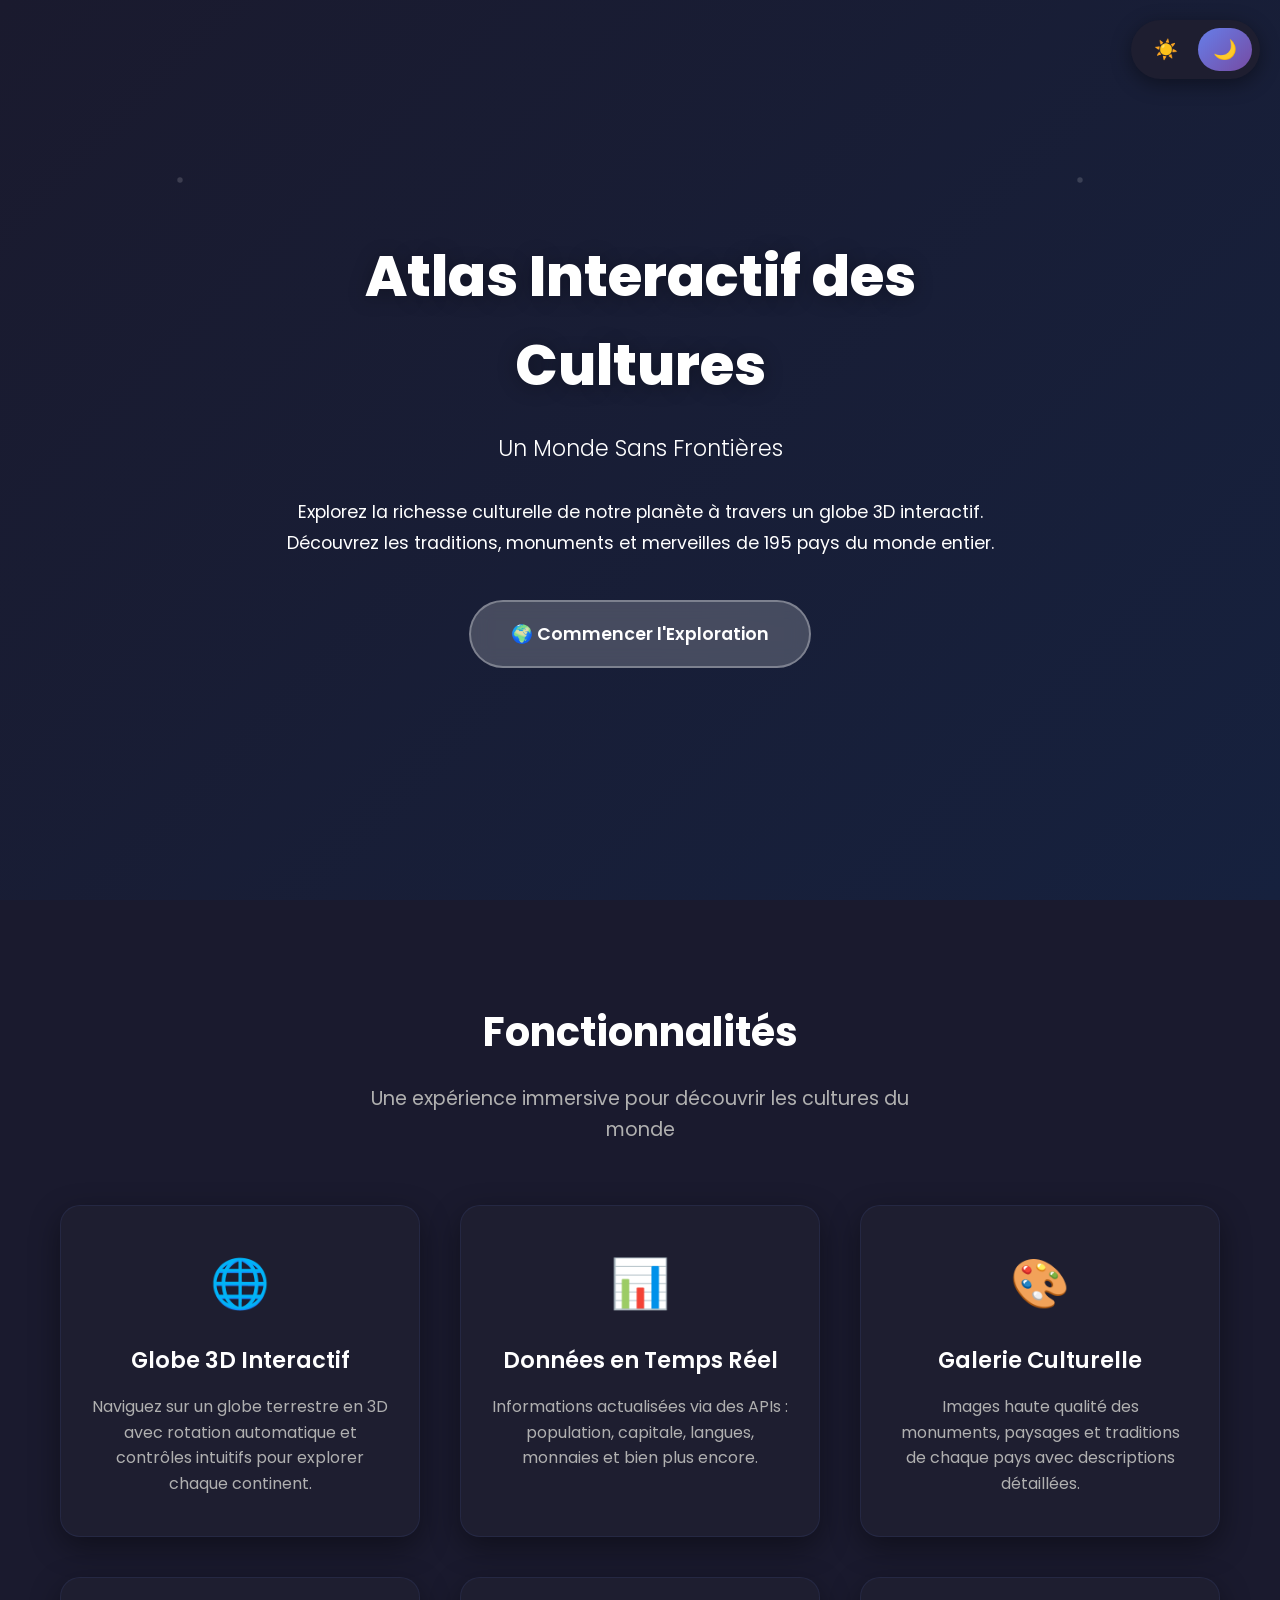
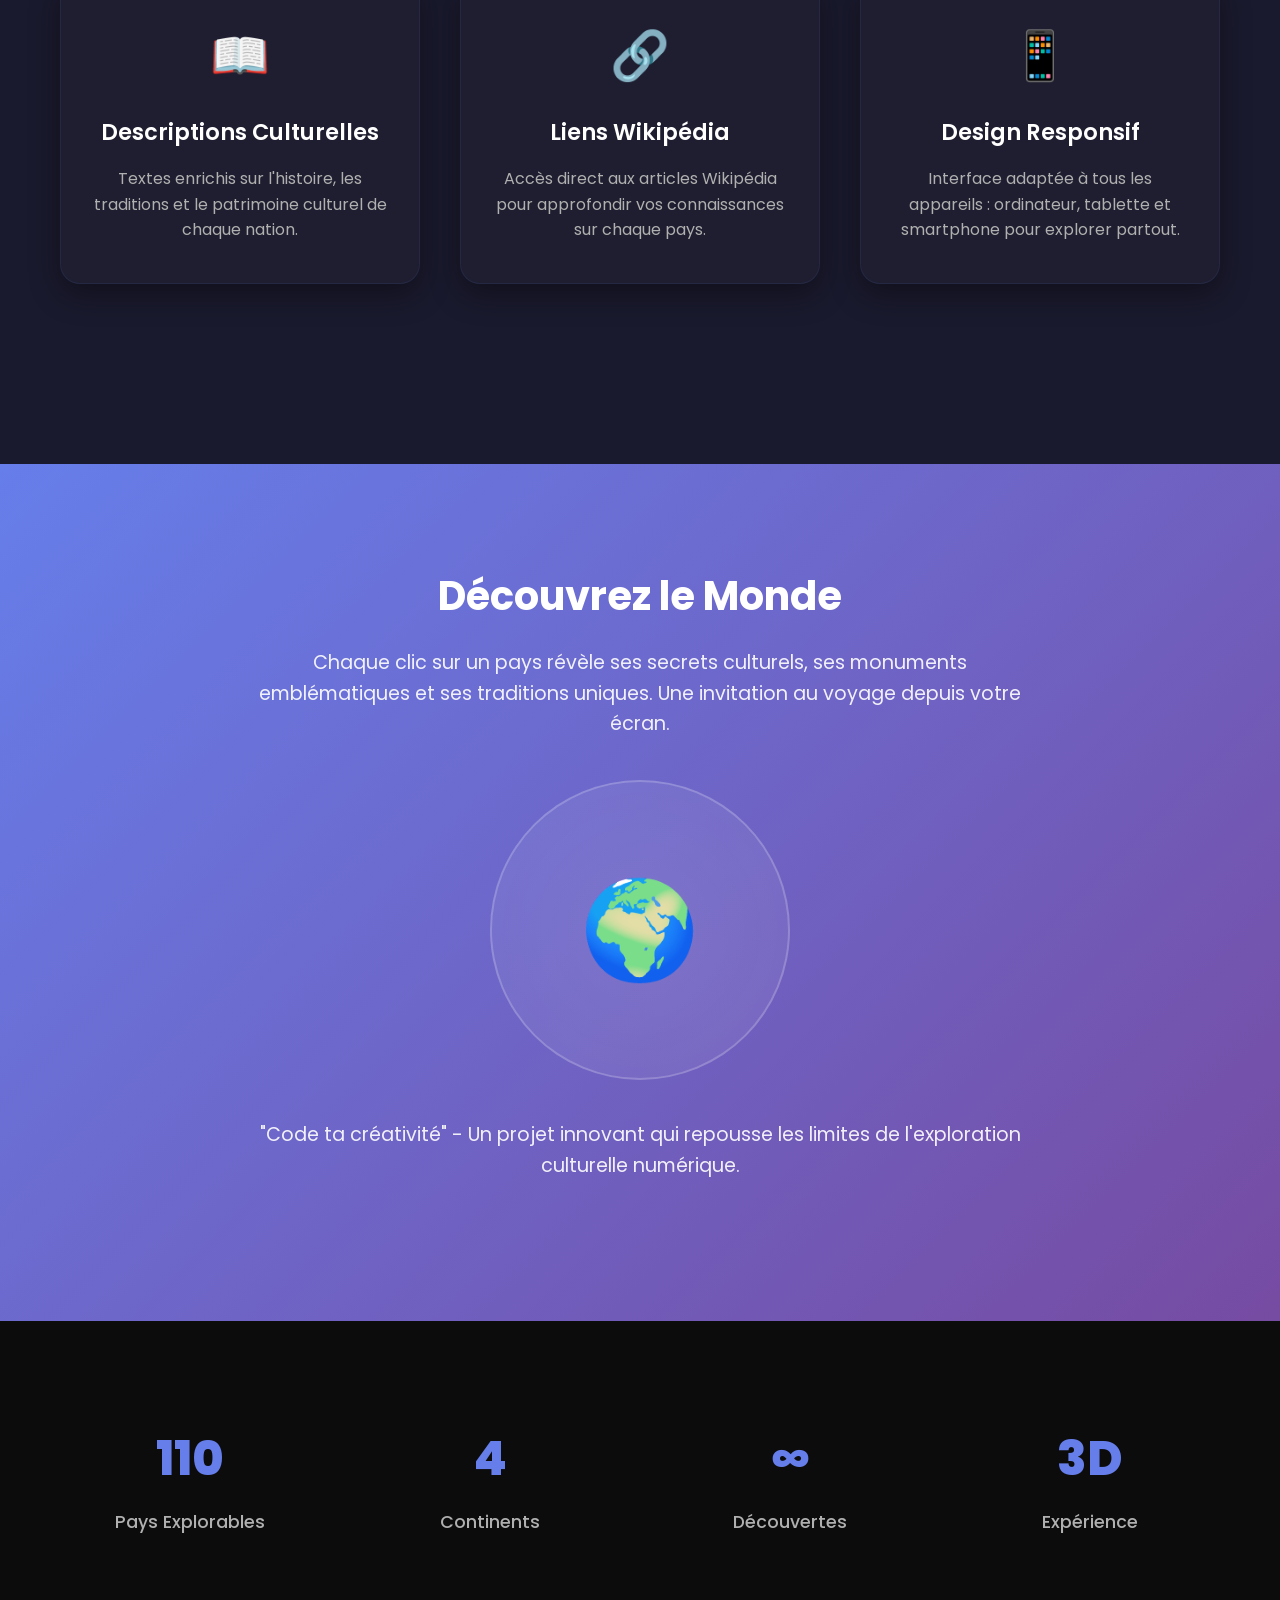
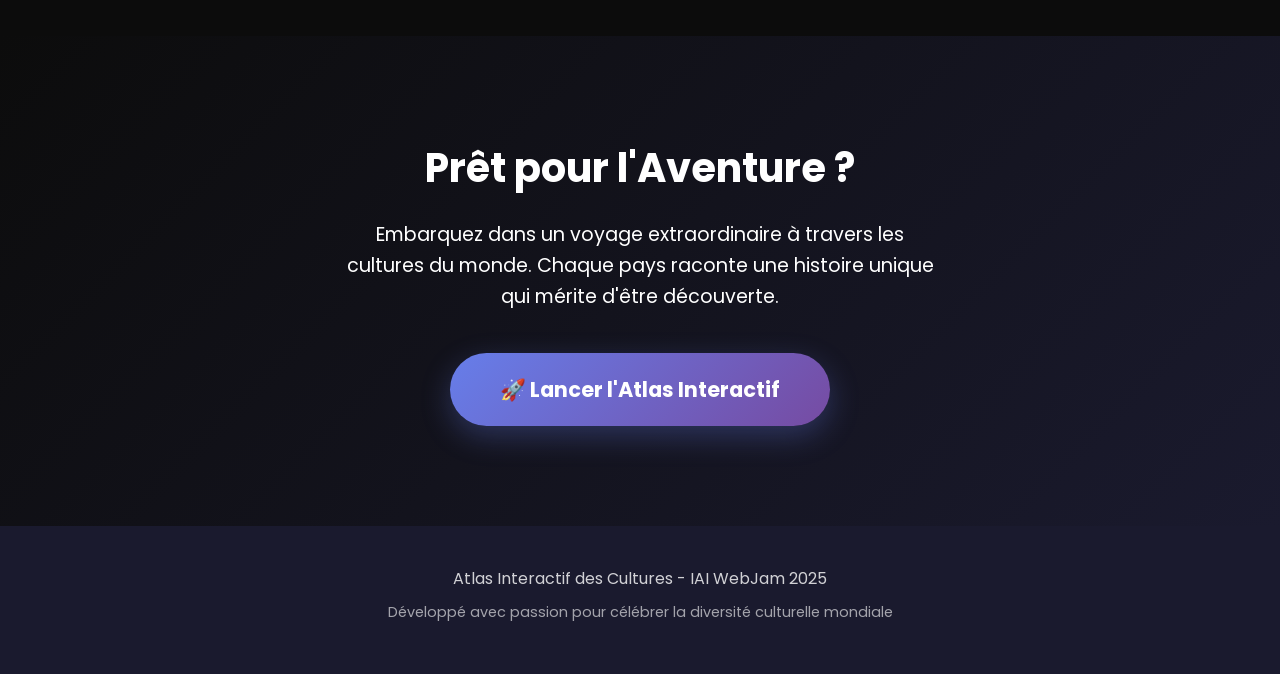
<file: index.html>
<!DOCTYPE html>
<html lang="fr" data-theme="dark">
<head>
  <meta charset="UTF-8">
  <meta name="viewport" content="width=device-width, initial-scale=1.0">
  <title>Atlas Interactif des Cultures - Un Monde Sans Frontières</title>
  <link rel="preconnect" href="https://fonts.googleapis.com">
  <link rel="preconnect" href="https://fonts.gstatic.com" crossorigin>
  <link href="https://fonts.googleapis.com/css2?family=Poppins:wght@300;400;500;600;700;800&display=swap" rel="stylesheet">
  <link rel="stylesheet" href="acceuil.css">
  
</head>
<body>
  <!-- Theme Switcher -->
  <div class="theme-switcher">
    <button id="lightTheme" title="Mode clair">☀️</button>
    <button id="darkTheme" class="active" title="Mode sombre">🌙</button>
  </div>

  <section class="hero">
    <div class="hero-content">
      <h1>Atlas Interactif des Cultures</h1>
      <div class="subtitle">Un Monde Sans Frontières</div>
      <div class="description">
        Explorez la richesse culturelle de notre planète à travers un globe 3D interactif. 
        Découvrez les traditions, monuments et merveilles de 195 pays du monde entier.
      </div>
      <a href="atlas.html" class="cta-button">
        🌍 Commencer l'Exploration
      </a>
    </div>
  </section>

  <section class="features">
    <div class="container">
      <h2 class="section-title animate-on-scroll">Fonctionnalités</h2>
      <p class="section-subtitle animate-on-scroll">
        Une expérience immersive pour découvrir les cultures du monde
      </p>
      
      <div class="features-grid">
        <div class="feature-card animate-on-scroll">
          <span class="feature-icon">🌐</span>
          <h3>Globe 3D Interactif</h3>
          <p>Naviguez sur un globe terrestre en 3D avec rotation automatique et contrôles intuitifs pour explorer chaque continent.</p>
        </div>
        
        <div class="feature-card animate-on-scroll">
          <span class="feature-icon">📊</span>
          <h3>Données en Temps Réel</h3>
          <p>Informations actualisées via des APIs : population, capitale, langues, monnaies et bien plus encore.</p>
        </div>
        
        <div class="feature-card animate-on-scroll">
          <span class="feature-icon">🎨</span>
          <h3>Galerie Culturelle</h3>
          <p>Images haute qualité des monuments, paysages et traditions de chaque pays avec descriptions détaillées.</p>
        </div>
        
        <div class="feature-card animate-on-scroll">
          <span class="feature-icon">📖</span>
          <h3>Descriptions Culturelles</h3>
          <p>Textes enrichis sur l'histoire, les traditions et le patrimoine culturel de chaque nation.</p>
        </div>
        
        <div class="feature-card animate-on-scroll">
          <span class="feature-icon">🔗</span>
          <h3>Liens Wikipédia</h3>
          <p>Accès direct aux articles Wikipédia pour approfondir vos connaissances sur chaque pays.</p>
        </div>
        
        <div class="feature-card animate-on-scroll">
          <span class="feature-icon">📱</span>
          <h3>Design Responsif</h3>
          <p>Interface adaptée à tous les appareils : ordinateur, tablette et smartphone pour explorer partout.</p>
        </div>
      </div>
    </div>
  </section>

  <section class="preview">
    <div class="container">
      <div class="preview-content animate-on-scroll">
        <h2>Découvrez le Monde</h2>
        <p>
          Chaque clic sur un pays révèle ses secrets culturels, ses monuments emblématiques 
          et ses traditions uniques. Une invitation au voyage depuis votre écran.
        </p>
        <div class="globe-demo">🌍</div>
        <p>
          "Code ta créativité" - Un projet innovant qui repousse les limites 
          de l'exploration culturelle numérique.
        </p>
      </div>
    </div>
  </section>

  <section class="stats">
    <div class="container">
      <div class="stats-grid animate-on-scroll">
        <div class="stat-item">
          <span class="stat-number">195</span>
          <div class="stat-label">Pays Explorables</div>
        </div>
        <div class="stat-item">
          <span class="stat-number">7</span>
          <div class="stat-label">Continents</div>
        </div>
        <div class="stat-item">
          <span class="stat-number">∞</span>
          <div class="stat-label">Découvertes</div>
        </div>
        <div class="stat-item">
          <span class="stat-number">3D</span>
          <div class="stat-label">Expérience</div>
        </div>
      </div>
    </div>
  </section>

  <!-- Final CTA -->
  <section class="final-cta">
    <div class="container">
      <h2 class="animate-on-scroll">Prêt pour l'Aventure ?</h2>
      <p class="animate-on-scroll">
        Embarquez dans un voyage extraordinaire à travers les cultures du monde. 
        Chaque pays raconte une histoire unique qui mérite d'être découverte.
      </p>
      <a href="atlas.html" class="cta-button-large animate-on-scroll">
        🚀 Lancer l'Atlas Interactif
      </a>
    </div>
  </section>

  <footer class="footer">
    <div class="container">
      <p>Atlas Interactif des Cultures - IAI WebJam 2025</p>
      <p class="credits">Développé avec passion pour célébrer la diversité culturelle mondiale</p>
    </div>
  </footer>

  <script>
    const html = document.documentElement;
    const lightBtn = document.getElementById('lightTheme');
    const darkBtn = document.getElementById('darkTheme');

    const savedTheme = window.localStorage.getItem('theme') || 'dark';
    html.setAttribute('data-theme', savedTheme);
    updateThemeButtons(savedTheme);

    lightBtn.addEventListener('click', () => {
      html.setAttribute('data-theme', 'light');
      window.localStorage.setItem('theme', 'light');
      updateThemeButtons('light');
    });

    darkBtn.addEventListener('click', () => {
      html.setAttribute('data-theme', 'dark');
      window.localStorage.setItem('theme', 'dark');
      updateThemeButtons('dark');
    });

    function updateThemeButtons(theme) {
      if (theme === 'light') {
        lightBtn.classList.add('active');
        darkBtn.classList.remove('active');
      } else {
        darkBtn.classList.add('active');
        lightBtn.classList.remove('active');
      }
    }

    const observerOptions = {
      threshold: 0.1,
      rootMargin: '0px 0px -50px 0px'
    };

    const observer = new IntersectionObserver((entries) => {
      entries.forEach(entry => {
        if (entry.isIntersecting) {
          entry.target.classList.add('visible');
        }
      });
    }, observerOptions);

    document.querySelectorAll('.animate-on-scroll').forEach(el => {
      observer.observe(el);
    });

    window.addEventListener('scroll', () => {
      const scrolled = window.pageYOffset;
      const parallax = document.querySelector('.hero');
      if (parallax) {
        const speed = scrolled * 0.5;
        parallax.style.transform = `translateY(${speed}px)`;
      }
    });

    const animateStats = () => {
      const stats = document.querySelectorAll('.stat-number');
      stats.forEach(stat => {
        if (stat.textContent === '∞' || stat.textContent === '3D') return;
        
        const target = parseInt(stat.textContent);
        let current = 0;
        const increment = target / 50;
        
        const updateCounter = () => {
          if (current < target) {
            current += increment;
            stat.textContent = Math.ceil(current);
            requestAnimationFrame(updateCounter);
          } else {
            stat.textContent = target;
          }
        };
        
        updateCounter();
      });
    };

    const statsObserver = new IntersectionObserver((entries) => {
      entries.forEach(entry => {
        if (entry.isIntersecting) {
          animateStats();
          statsObserver.unobserve(entry.target);
        }
      });
    }, { threshold: 0.5 });

    const statsSection = document.querySelector('.stats');
    if (statsSection) {
      statsObserver.observe(statsSection);
    }

    console.log('🌍 Page d\'accueil Atlas Interactif chargée avec succès !');
  </script>
</body>
</html>
</file>
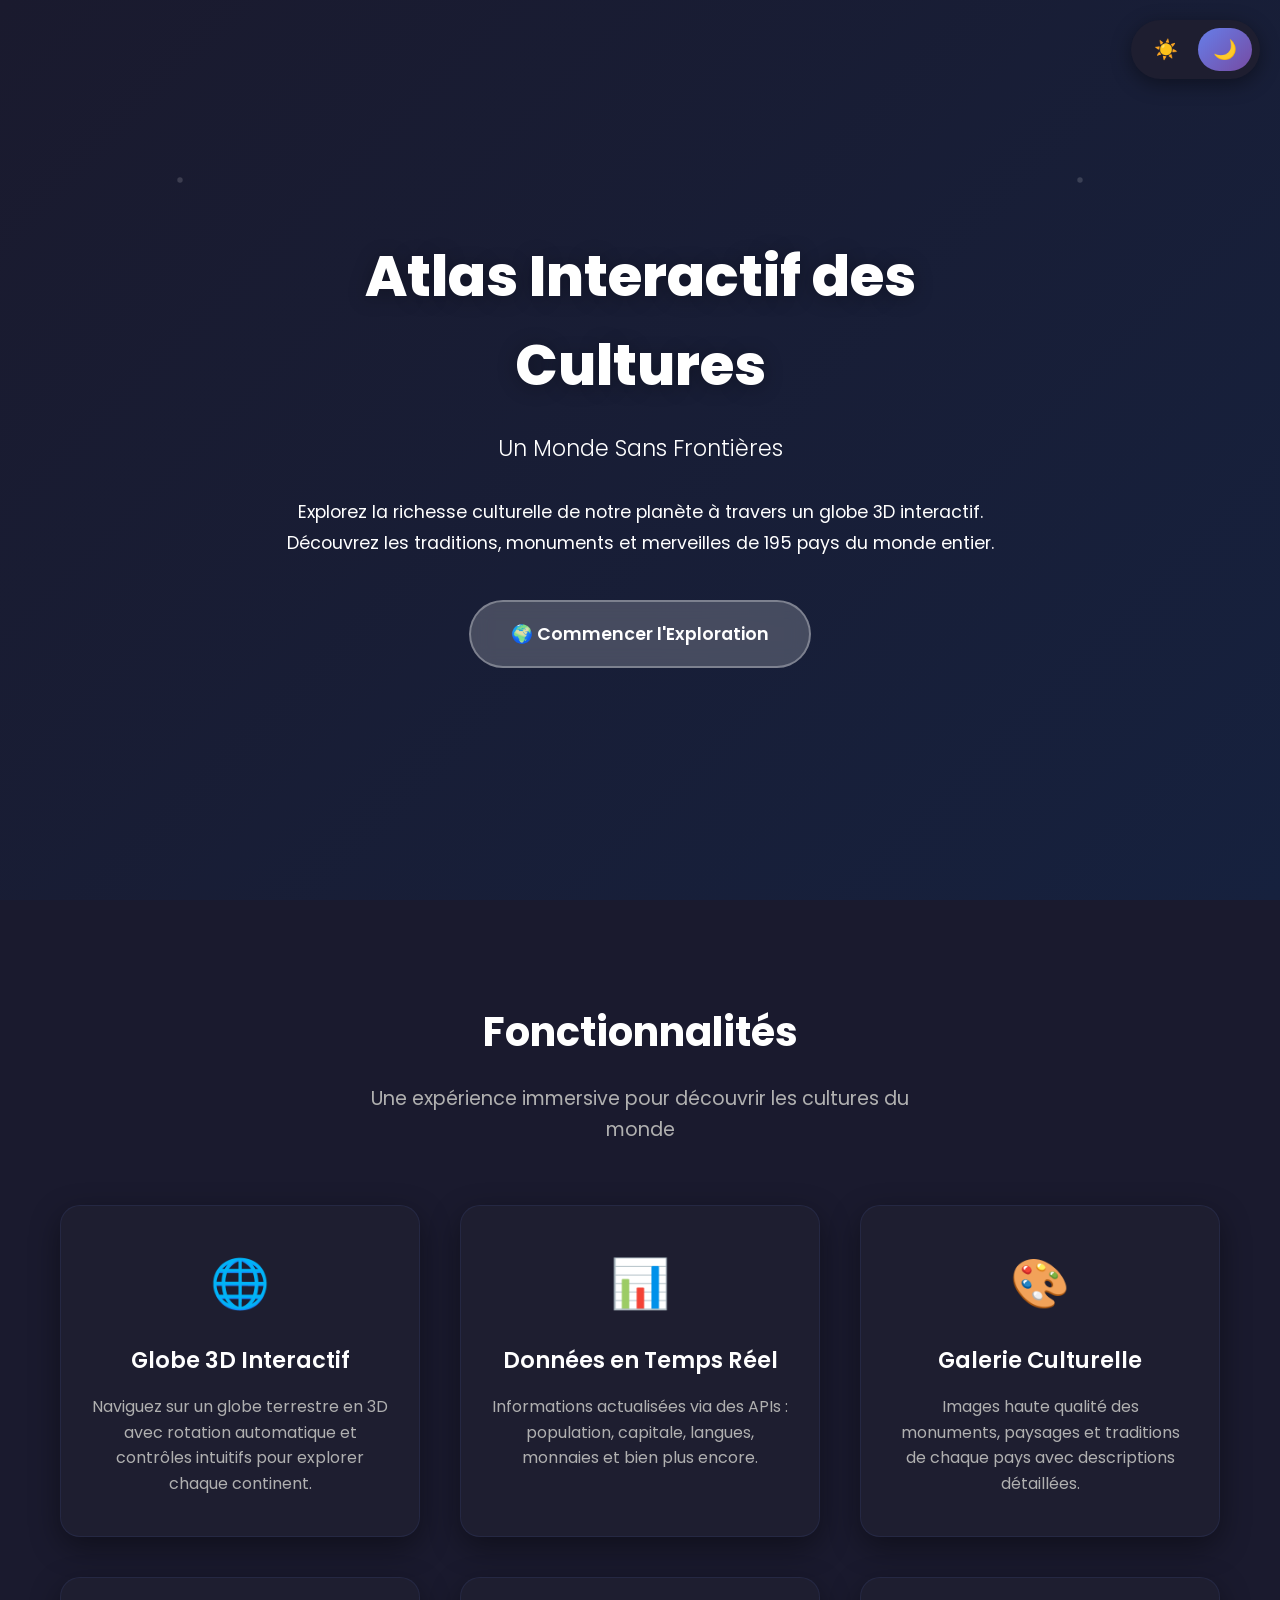
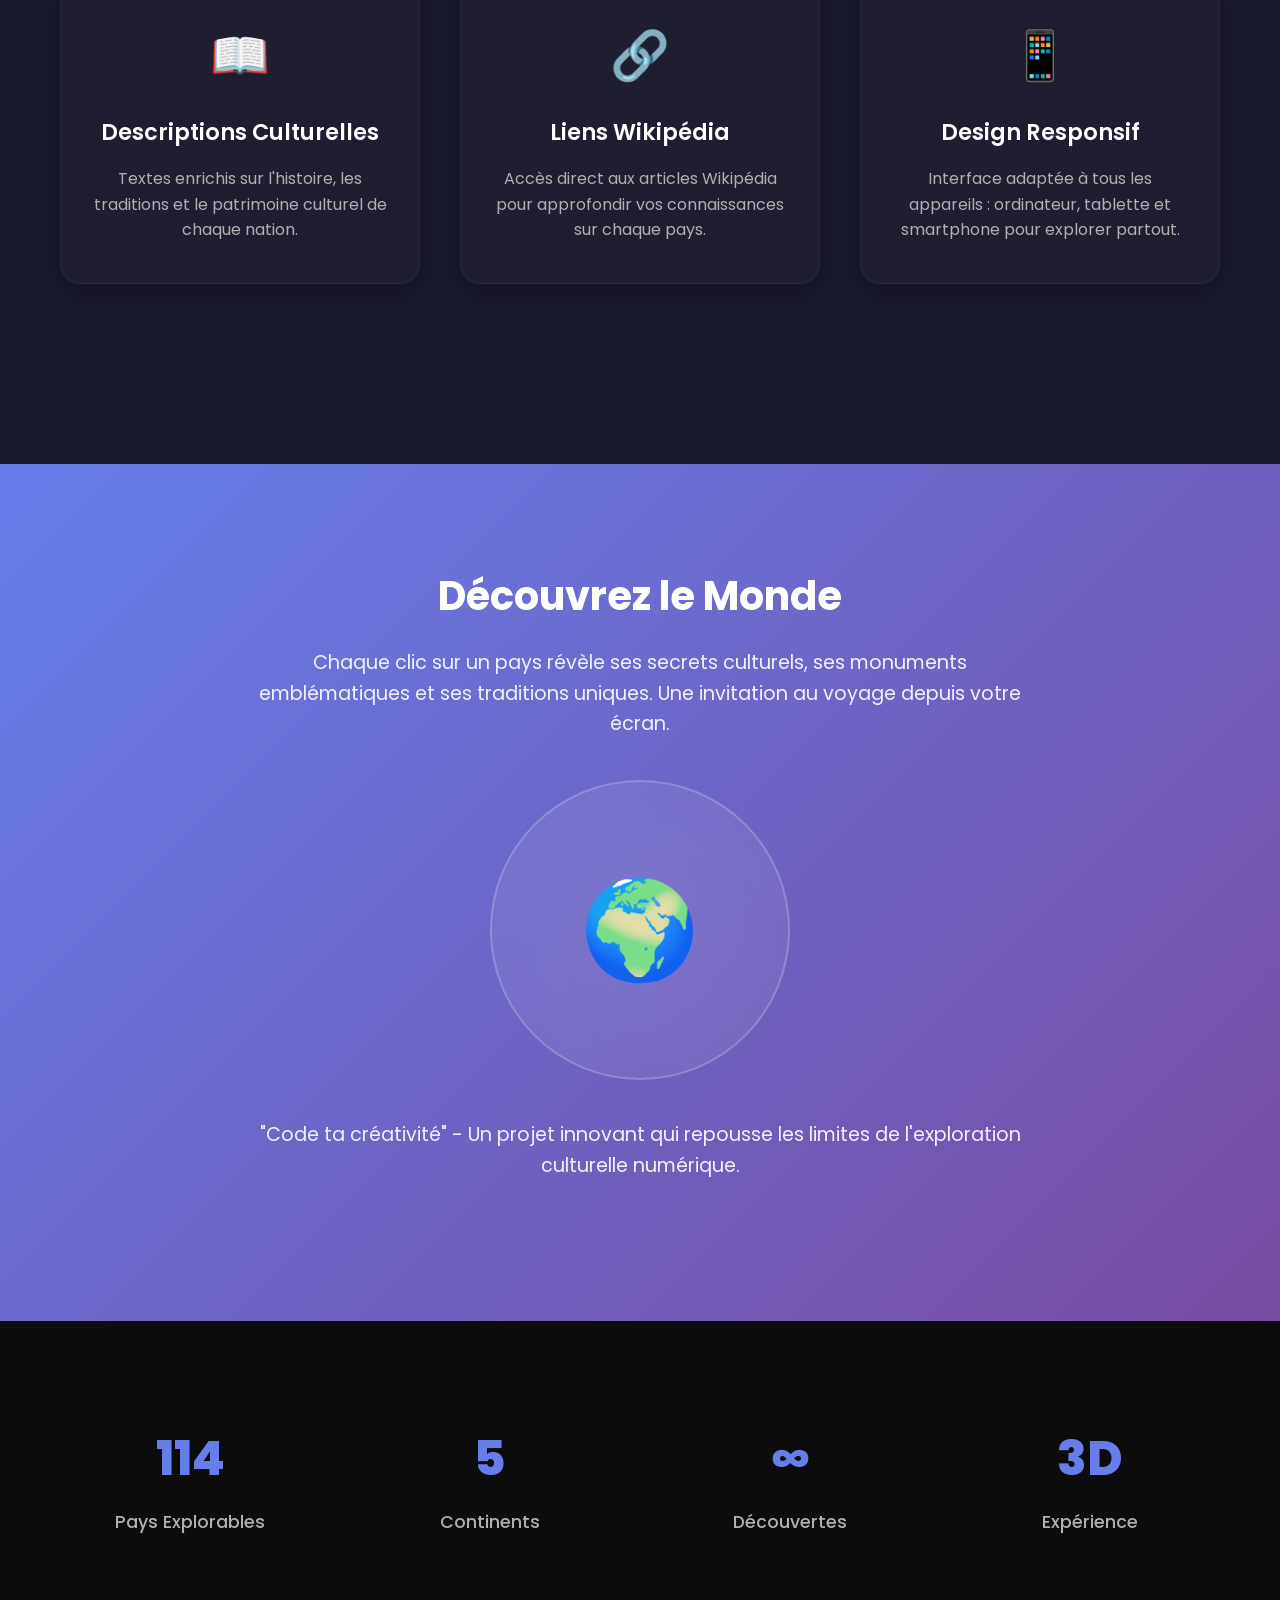
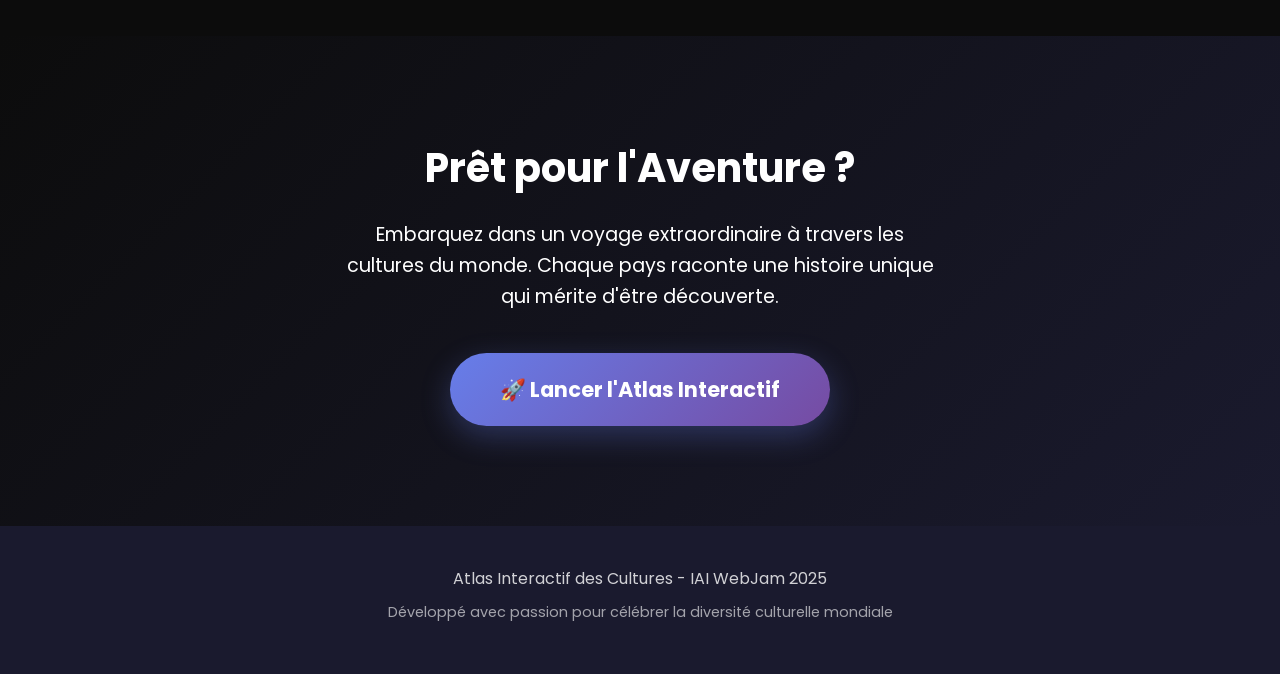
<file: acceuil.html>
<!DOCTYPE html>
<html lang="fr" data-theme="dark">
<head>
  <meta charset="UTF-8">
  <meta name="viewport" content="width=device-width, initial-scale=1.0">
  <title>Atlas Interactif des Cultures - Un Monde Sans Frontières</title>
  <link rel="preconnect" href="https://fonts.googleapis.com">
  <link rel="preconnect" href="https://fonts.gstatic.com" crossorigin>
  <link href="https://fonts.googleapis.com/css2?family=Poppins:wght@300;400;500;600;700;800&display=swap" rel="stylesheet">
  <link rel="stylesheet" href="acceuil.css">
  
</head>
<body>
  <!-- Theme Switcher -->
  <div class="theme-switcher">
    <button id="lightTheme" title="Mode clair">☀️</button>
    <button id="darkTheme" class="active" title="Mode sombre">🌙</button>
  </div>

  <!-- Hero Section -->
  <section class="hero">
    <div class="hero-content">
      <h1>Atlas Interactif des Cultures</h1>
      <div class="subtitle">Un Monde Sans Frontières</div>
      <div class="description">
        Explorez la richesse culturelle de notre planète à travers un globe 3D interactif. 
        Découvrez les traditions, monuments et merveilles de 195 pays du monde entier.
      </div>
      <a href="atlas.html" class="cta-button">
        🌍 Commencer l'Exploration
      </a>
    </div>
  </section>

  <!-- Features Section -->
  <section class="features">
    <div class="container">
      <h2 class="section-title animate-on-scroll">Fonctionnalités</h2>
      <p class="section-subtitle animate-on-scroll">
        Une expérience immersive pour découvrir les cultures du monde
      </p>
      
      <div class="features-grid">
        <div class="feature-card animate-on-scroll">
          <span class="feature-icon">🌐</span>
          <h3>Globe 3D Interactif</h3>
          <p>Naviguez sur un globe terrestre en 3D avec rotation automatique et contrôles intuitifs pour explorer chaque continent.</p>
        </div>
        
        <div class="feature-card animate-on-scroll">
          <span class="feature-icon">📊</span>
          <h3>Données en Temps Réel</h3>
          <p>Informations actualisées via des APIs : population, capitale, langues, monnaies et bien plus encore.</p>
        </div>
        
        <div class="feature-card animate-on-scroll">
          <span class="feature-icon">🎨</span>
          <h3>Galerie Culturelle</h3>
          <p>Images haute qualité des monuments, paysages et traditions de chaque pays avec descriptions détaillées.</p>
        </div>
        
        <div class="feature-card animate-on-scroll">
          <span class="feature-icon">📖</span>
          <h3>Descriptions Culturelles</h3>
          <p>Textes enrichis sur l'histoire, les traditions et le patrimoine culturel de chaque nation.</p>
        </div>
        
        <div class="feature-card animate-on-scroll">
          <span class="feature-icon">🔗</span>
          <h3>Liens Wikipédia</h3>
          <p>Accès direct aux articles Wikipédia pour approfondir vos connaissances sur chaque pays.</p>
        </div>
        
        <div class="feature-card animate-on-scroll">
          <span class="feature-icon">📱</span>
          <h3>Design Responsif</h3>
          <p>Interface adaptée à tous les appareils : ordinateur, tablette et smartphone pour explorer partout.</p>
        </div>
      </div>
    </div>
  </section>

  <!-- Preview Section -->
  <section class="preview">
    <div class="container">
      <div class="preview-content animate-on-scroll">
        <h2>Découvrez le Monde</h2>
        <p>
          Chaque clic sur un pays révèle ses secrets culturels, ses monuments emblématiques 
          et ses traditions uniques. Une invitation au voyage depuis votre écran.
        </p>
        <div class="globe-demo">🌍</div>
        <p>
          "Code ta créativité" - Un projet innovant qui repousse les limites 
          de l'exploration culturelle numérique.
        </p>
      </div>
    </div>
  </section>

  <!-- Stats Section -->
  <section class="stats">
    <div class="container">
      <div class="stats-grid animate-on-scroll">
        <div class="stat-item">
          <span class="stat-number">195</span>
          <div class="stat-label">Pays Explorables</div>
        </div>
        <div class="stat-item">
          <span class="stat-number">7</span>
          <div class="stat-label">Continents</div>
        </div>
        <div class="stat-item">
          <span class="stat-number">∞</span>
          <div class="stat-label">Découvertes</div>
        </div>
        <div class="stat-item">
          <span class="stat-number">3D</span>
          <div class="stat-label">Expérience</div>
        </div>
      </div>
    </div>
  </section>

  <!-- Final CTA -->
  <section class="final-cta">
    <div class="container">
      <h2 class="animate-on-scroll">Prêt pour l'Aventure ?</h2>
      <p class="animate-on-scroll">
        Embarquez dans un voyage extraordinaire à travers les cultures du monde. 
        Chaque pays raconte une histoire unique qui mérite d'être découverte.
      </p>
      <a href="atlas.html" class="cta-button-large animate-on-scroll">
        🚀 Lancer l'Atlas Interactif
      </a>
    </div>
  </section>

  <!-- Footer -->
  <footer class="footer">
    <div class="container">
      <p>Atlas Interactif des Cultures - IAI WebJam 2025</p>
      <p class="credits">Développé avec passion pour célébrer la diversité culturelle mondiale</p>
    </div>
  </footer>

  <script>
    // Theme Switcher
    const html = document.documentElement;
    const lightBtn = document.getElementById('lightTheme');
    const darkBtn = document.getElementById('darkTheme');

    // Charger le thème sauvegardé
    const savedTheme = window.localStorage.getItem('theme') || 'dark';
    html.setAttribute('data-theme', savedTheme);
    updateThemeButtons(savedTheme);

    lightBtn.addEventListener('click', () => {
      html.setAttribute('data-theme', 'light');
      window.localStorage.setItem('theme', 'light');
      updateThemeButtons('light');
    });

    darkBtn.addEventListener('click', () => {
      html.setAttribute('data-theme', 'dark');
      window.localStorage.setItem('theme', 'dark');
      updateThemeButtons('dark');
    });

    function updateThemeButtons(theme) {
      if (theme === 'light') {
        lightBtn.classList.add('active');
        darkBtn.classList.remove('active');
      } else {
        darkBtn.classList.add('active');
        lightBtn.classList.remove('active');
      }
    }

    // Animation au scroll
    const observerOptions = {
      threshold: 0.1,
      rootMargin: '0px 0px -50px 0px'
    };

    const observer = new IntersectionObserver((entries) => {
      entries.forEach(entry => {
        if (entry.isIntersecting) {
          entry.target.classList.add('visible');
        }
      });
    }, observerOptions);

    document.querySelectorAll('.animate-on-scroll').forEach(el => {
      observer.observe(el);
    });

    // Parallaxe sur le hero
    window.addEventListener('scroll', () => {
      const scrolled = window.pageYOffset;
      const parallax = document.querySelector('.hero');
      if (parallax) {
        const speed = scrolled * 0.5;
        parallax.style.transform = `translateY(${speed}px)`;
      }
    });

    // Animation des stats
    const animateStats = () => {
      const stats = document.querySelectorAll('.stat-number');
      stats.forEach(stat => {
        if (stat.textContent === '∞' || stat.textContent === '3D') return;
        
        const target = parseInt(stat.textContent);
        let current = 0;
        const increment = target / 50;
        
        const updateCounter = () => {
          if (current < target) {
            current += increment;
            stat.textContent = Math.ceil(current);
            requestAnimationFrame(updateCounter);
          } else {
            stat.textContent = target;
          }
        };
        
        updateCounter();
      });
    };

    const statsObserver = new IntersectionObserver((entries) => {
      entries.forEach(entry => {
        if (entry.isIntersecting) {
          animateStats();
          statsObserver.unobserve(entry.target);
        }
      });
    }, { threshold: 0.5 });

    const statsSection = document.querySelector('.stats');
    if (statsSection) {
      statsObserver.observe(statsSection);
    }

    console.log('🌍 Page d\'accueil Atlas Interactif chargée avec succès !');
  </script>
</body>
</html>
</file>
<file: acceuil.css>
:root[data-theme="light"] {
      --bg-primary: #ffffff;
      --bg-secondary: #f8f9fa;
      --bg-gradient-start: #667eea;
      --bg-gradient-end: #764ba2;
      --text-primary: #333333;
      --text-secondary: #666666;
      --text-inverse: #ffffff;
      --card-bg: #ffffff;
      --shadow: rgba(0,0,0,0.1);
      --shadow-hover: rgba(0,0,0,0.15);
      --hero-gradient: linear-gradient(135deg, #667eea 0%, #764ba2 100%);
      --final-gradient: linear-gradient(135deg, #667eea 0%, #764ba2 100%);
    }

    :root[data-theme="dark"] {
      --bg-primary: #0c0c0c;
      --bg-secondary: #1a1a2e;
      --bg-gradient-start: #1a1a2e;
      --bg-gradient-end: #16213e;
      --text-primary: #ffffff;
      --text-secondary: #b0b0b0;
      --text-inverse: #ffffff;
      --card-bg: #1e1e30;
      --shadow: rgba(0,0,0,0.4);
      --shadow-hover: rgba(0,0,0,0.6);
      --hero-gradient: linear-gradient(135deg, #1a1a2e 0%, #16213e 100%);
      --final-gradient: linear-gradient(135deg, #0c0c0c 0%, #1a1a2e 100%);
    }

    * {
      margin: 0;
      padding: 0;
      box-sizing: border-box;
    }

    body {
      font-family: 'Poppins', sans-serif;
      line-height: 1.6;
      color: var(--text-primary);
      overflow-x: hidden;
      background: var(--bg-primary);
      transition: background 0.3s ease, color 0.3s ease;
    }

    /* Theme Switcher */
    .theme-switcher {
      position: fixed;
      top: 20px;
      right: 20px;
      z-index: 1000;
      background: var(--card-bg);
      border-radius: 50px;
      padding: 8px;
      box-shadow: 0 5px 20px var(--shadow);
      display: flex;
      gap: 5px;
      backdrop-filter: blur(10px);
      transition: all 0.3s ease;
    }

    .theme-switcher button {
      background: transparent;
      border: none;
      padding: 10px 15px;
      border-radius: 50px;
      cursor: pointer;
      font-size: 1.2rem;
      transition: all 0.3s ease;
      color: var(--text-secondary);
    }

    .theme-switcher button.active {
      background: linear-gradient(135deg, #667eea 0%, #764ba2 100%);
      color: white;
    }

    .theme-switcher button:hover {
      transform: scale(1.1);
    }

    /* Hero Section */
    .hero {
      min-height: 100vh;
      background: var(--hero-gradient);
      display: flex;
      align-items: center;
      justify-content: center;
      text-align: center;
      color: var(--text-inverse);
      position: relative;
      overflow: hidden;
    }

    .hero::before {
      content: '';
      position: absolute;
      top: 0;
      left: 0;
      right: 0;
      bottom: 0;
      background: url('data:image/svg+xml,<svg xmlns="http://www.w3.org/2000/svg" viewBox="0 0 1000 1000"><circle cx="200" cy="200" r="3" fill="rgba(255,255,255,0.3)"/><circle cx="800" cy="300" r="2" fill="rgba(255,255,255,0.2)"/></svg>');
      animation: float 20s ease-in-out infinite;
      opacity: 0.5;
    }

    @keyframes float {
      0%, 100% { transform: translateY(0px); }
      50% { transform: translateY(-20px); }
    }

    .hero-content {
      max-width: 800px;
      padding: 0 20px;
      z-index: 2;
      position: relative;
    }

    .hero h1 {
      font-size: 3.5rem;
      font-weight: 800;
      margin-bottom: 20px;
      text-shadow: 0 2px 20px rgba(0,0,0,0.3);
      animation: fadeInUp 1s ease-out;
    }

    .hero .subtitle {
      font-size: 1.4rem;
      margin-bottom: 30px;
      opacity: 0.9;
      font-weight: 300;
      animation: fadeInUp 1s ease-out 0.2s both;
    }

    .hero .description {
      font-size: 1.1rem;
      margin-bottom: 40px;
      opacity: 0.8;
      line-height: 1.8;
      animation: fadeInUp 1s ease-out 0.4s both;
    }

    .cta-button {
      display: inline-block;
      background: rgba(255,255,255,0.2);
      color: white;
      padding: 18px 40px;
      text-decoration: none;
      border-radius: 50px;
      font-weight: 600;
      font-size: 1.1rem;
      transition: all 0.3s ease;
      backdrop-filter: blur(10px);
      border: 2px solid rgba(255,255,255,0.3);
      animation: fadeInUp 1s ease-out 0.6s both;
    }

    .cta-button:hover {
      background: rgba(255,255,255,0.3);
      transform: translateY(-3px);
      box-shadow: 0 10px 30px rgba(0,0,0,0.3);
    }

    @keyframes fadeInUp {
      from {
        opacity: 0;
        transform: translateY(30px);
      }
      to {
        opacity: 1;
        transform: translateY(0);
      }
    }

    /* Features Section */
    .features {
      padding: 100px 0;
      background: var(--bg-secondary);
      transition: background 0.3s ease;
    }

    .container {
      max-width: 1200px;
      margin: 0 auto;
      padding: 0 20px;
    }

    .section-title {
      text-align: center;
      font-size: 2.5rem;
      font-weight: 700;
      margin-bottom: 20px;
      color: var(--text-primary);
      transition: color 0.3s ease;
    }

    .section-subtitle {
      text-align: center;
      font-size: 1.2rem;
      color: var(--text-secondary);
      margin-bottom: 60px;
      max-width: 600px;
      margin-left: auto;
      margin-right: auto;
      transition: color 0.3s ease;
    }

    .features-grid {
      display: grid;
      grid-template-columns: repeat(auto-fit, minmax(300px, 1fr));
      gap: 40px;
      margin-bottom: 80px;
    }

    .feature-card {
      background: var(--card-bg);
      padding: 40px 30px;
      border-radius: 20px;
      text-align: center;
      box-shadow: 0 10px 30px var(--shadow);
      transition: all 0.3s ease;
      border: 1px solid rgba(102, 126, 234, 0.1);
    }

    .feature-card:hover {
      transform: translateY(-10px);
      box-shadow: 0 20px 50px var(--shadow-hover);
      border-color: rgba(102, 126, 234, 0.3);
    }

    .feature-icon {
      font-size: 3rem;
      margin-bottom: 20px;
      display: block;
    }

    .feature-card h3 {
      font-size: 1.4rem;
      font-weight: 600;
      margin-bottom: 15px;
      color: var(--text-primary);
      transition: color 0.3s ease;
    }

    .feature-card p {
      color: var(--text-secondary);
      line-height: 1.6;
      transition: color 0.3s ease;
    }

    /* Preview Section */
    .preview {
      padding: 100px 0;
      background: linear-gradient(135deg, #667eea 0%, #764ba2 100%);
      color: white;
      text-align: center;
    }

    .preview-content {
      max-width: 800px;
      margin: 0 auto;
    }

    .preview h2 {
      font-size: 2.5rem;
      font-weight: 700;
      margin-bottom: 20px;
    }

    .preview p {
      font-size: 1.2rem;
      margin-bottom: 40px;
      opacity: 0.9;
    }

    .globe-demo {
      width: 300px;
      height: 300px;
      margin: 40px auto;
      background: radial-gradient(circle, rgba(255,255,255,0.1) 0%, rgba(255,255,255,0.05) 100%);
      border-radius: 50%;
      display: flex;
      align-items: center;
      justify-content: center;
      font-size: 6rem;
      animation: rotate 10s linear infinite;
      border: 2px solid rgba(255,255,255,0.2);
    }

    @keyframes rotate {
      from { transform: rotate(0deg); }
      to { transform: rotate(360deg); }
    }

    /* Stats Section */
    .stats {
      padding: 80px 0;
      background: var(--bg-primary);
      transition: background 0.3s ease;
    }

    .stats-grid {
      display: grid;
      grid-template-columns: repeat(auto-fit, minmax(200px, 1fr));
      gap: 40px;
      text-align: center;
    }

    .stat-item {
      padding: 20px;
    }

    .stat-number {
      font-size: 3rem;
      font-weight: 800;
      color: #667eea;
      margin-bottom: 10px;
      display: block;
    }

    .stat-label {
      font-size: 1.1rem;
      color: var(--text-secondary);
      font-weight: 500;
      transition: color 0.3s ease;
    }

    /* Call to Action Final */
    .final-cta {
      padding: 100px 0;
      background: var(--final-gradient);
      color: white;
      text-align: center;
      transition: background 0.3s ease;
    }

    .final-cta h2 {
      font-size: 2.5rem;
      font-weight: 700;
      margin-bottom: 20px;
    }

    .final-cta p {
      font-size: 1.2rem;
      margin-bottom: 40px;
      opacity: 0.9;
      max-width: 600px;
      margin-left: auto;
      margin-right: auto;
    }

    .cta-button-large {
      display: inline-block;
      background: linear-gradient(135deg, #667eea 0%, #764ba2 100%);
      color: white;
      padding: 20px 50px;
      text-decoration: none;
      border-radius: 50px;
      font-weight: 700;
      font-size: 1.3rem;
      transition: all 0.3s ease;
      box-shadow: 0 10px 30px rgba(102, 126, 234, 0.3);
    }

    .cta-button-large:hover {
      transform: translateY(-5px);
      box-shadow: 0 15px 40px rgba(102, 126, 234, 0.4);
    }

    /* Footer */
    .footer {
      padding: 40px 0;
      background: var(--bg-secondary);
      color: var(--text-primary);
      text-align: center;
      transition: all 0.3s ease;
    }

    .footer p {
      margin-bottom: 10px;
      opacity: 0.8;
    }

    .footer .credits {
      font-size: 0.9rem;
      opacity: 0.6;
    }

    /* Animations d'apparition */
    .animate-on-scroll {
      opacity: 0;
      transform: translateY(30px);
      transition: all 0.6s ease;
    }

    .animate-on-scroll.visible {
      opacity: 1;
      transform: translateY(0);
    }

    /* Responsive */
    @media (max-width: 768px) {
      .hero h1 {
        font-size: 2.5rem;
      }

      .hero .subtitle {
        font-size: 1.2rem;
      }

      .hero .description {
        font-size: 1rem;
      }

      .section-title {
        font-size: 2rem;
      }

      .features-grid {
        grid-template-columns: 1fr;
        gap: 30px;
      }

      .globe-demo {
        width: 200px;
        height: 200px;
        font-size: 4rem;
      }

      .stats-grid {
        grid-template-columns: repeat(2, 1fr);
      }

      .final-cta h2 {
        font-size: 2rem;
      }

      .theme-switcher {
        top: 10px;
        right: 10px;
      }
    }
</file>
